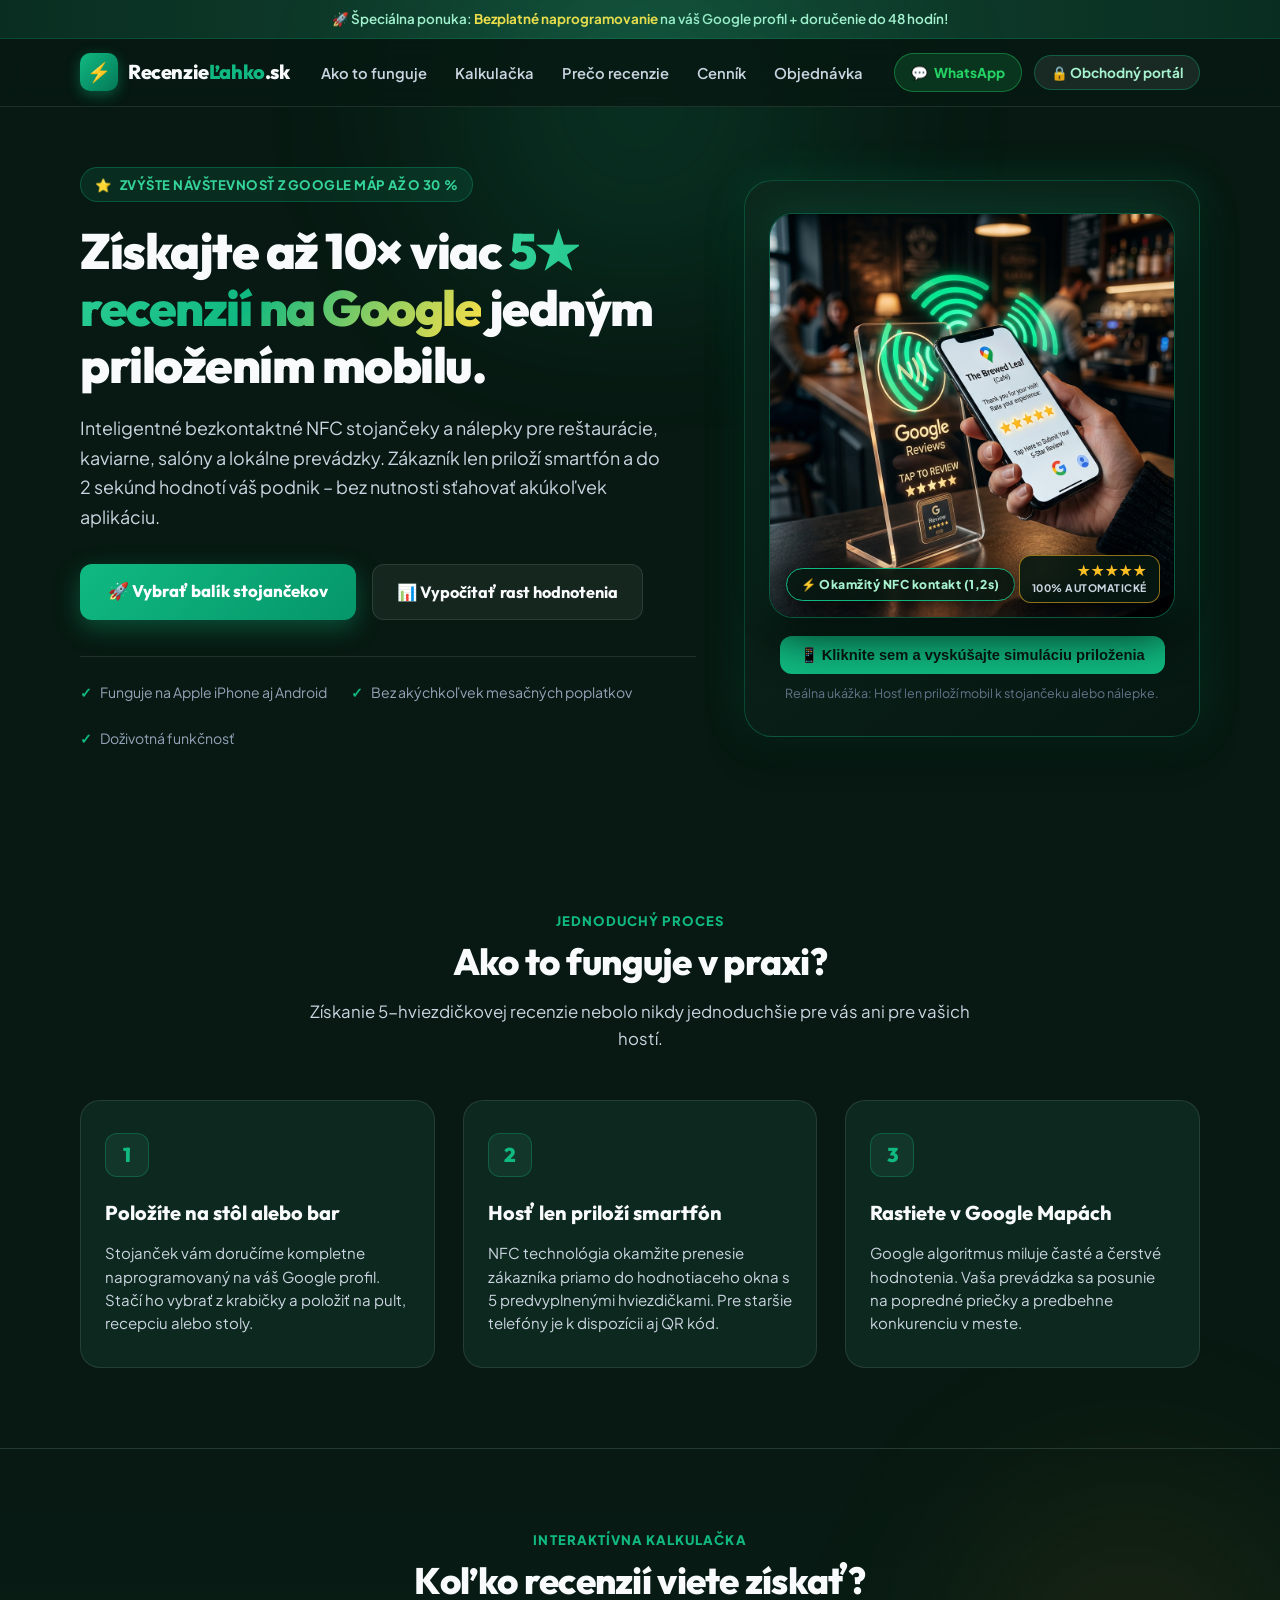
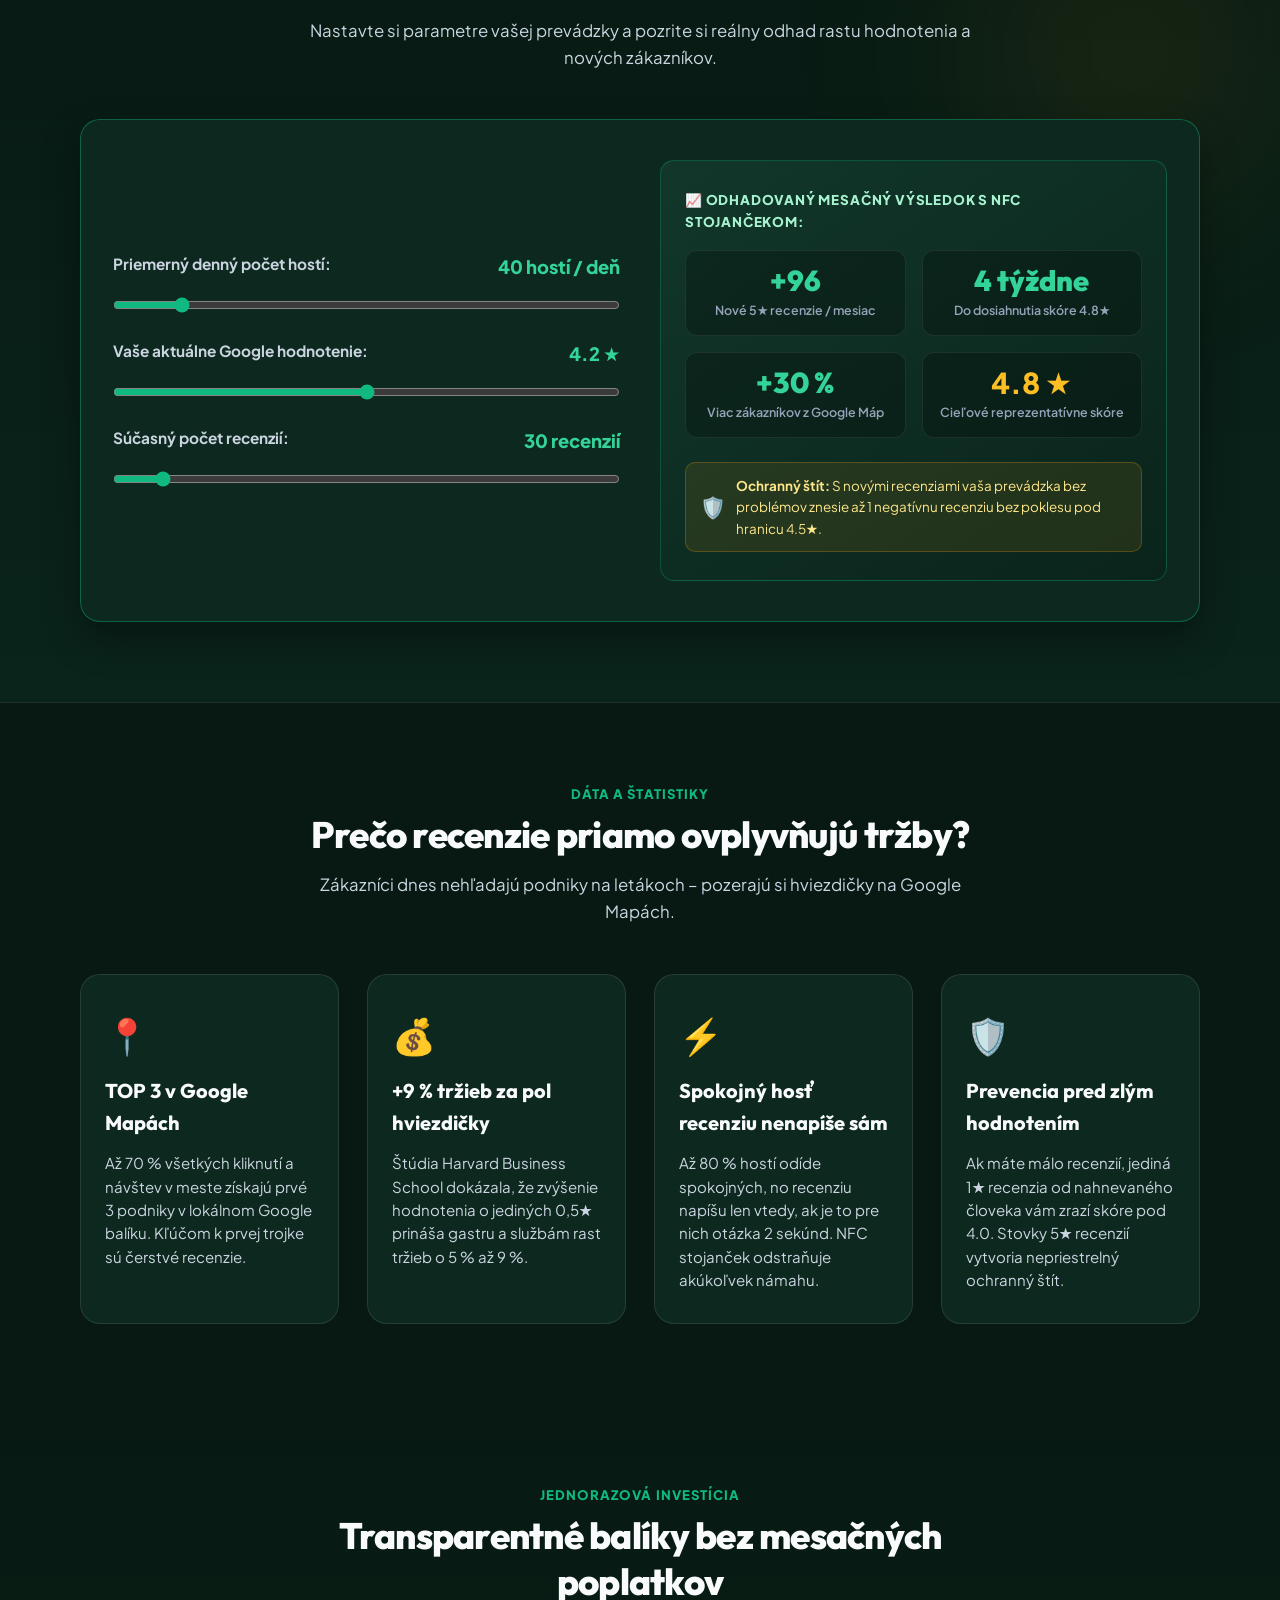
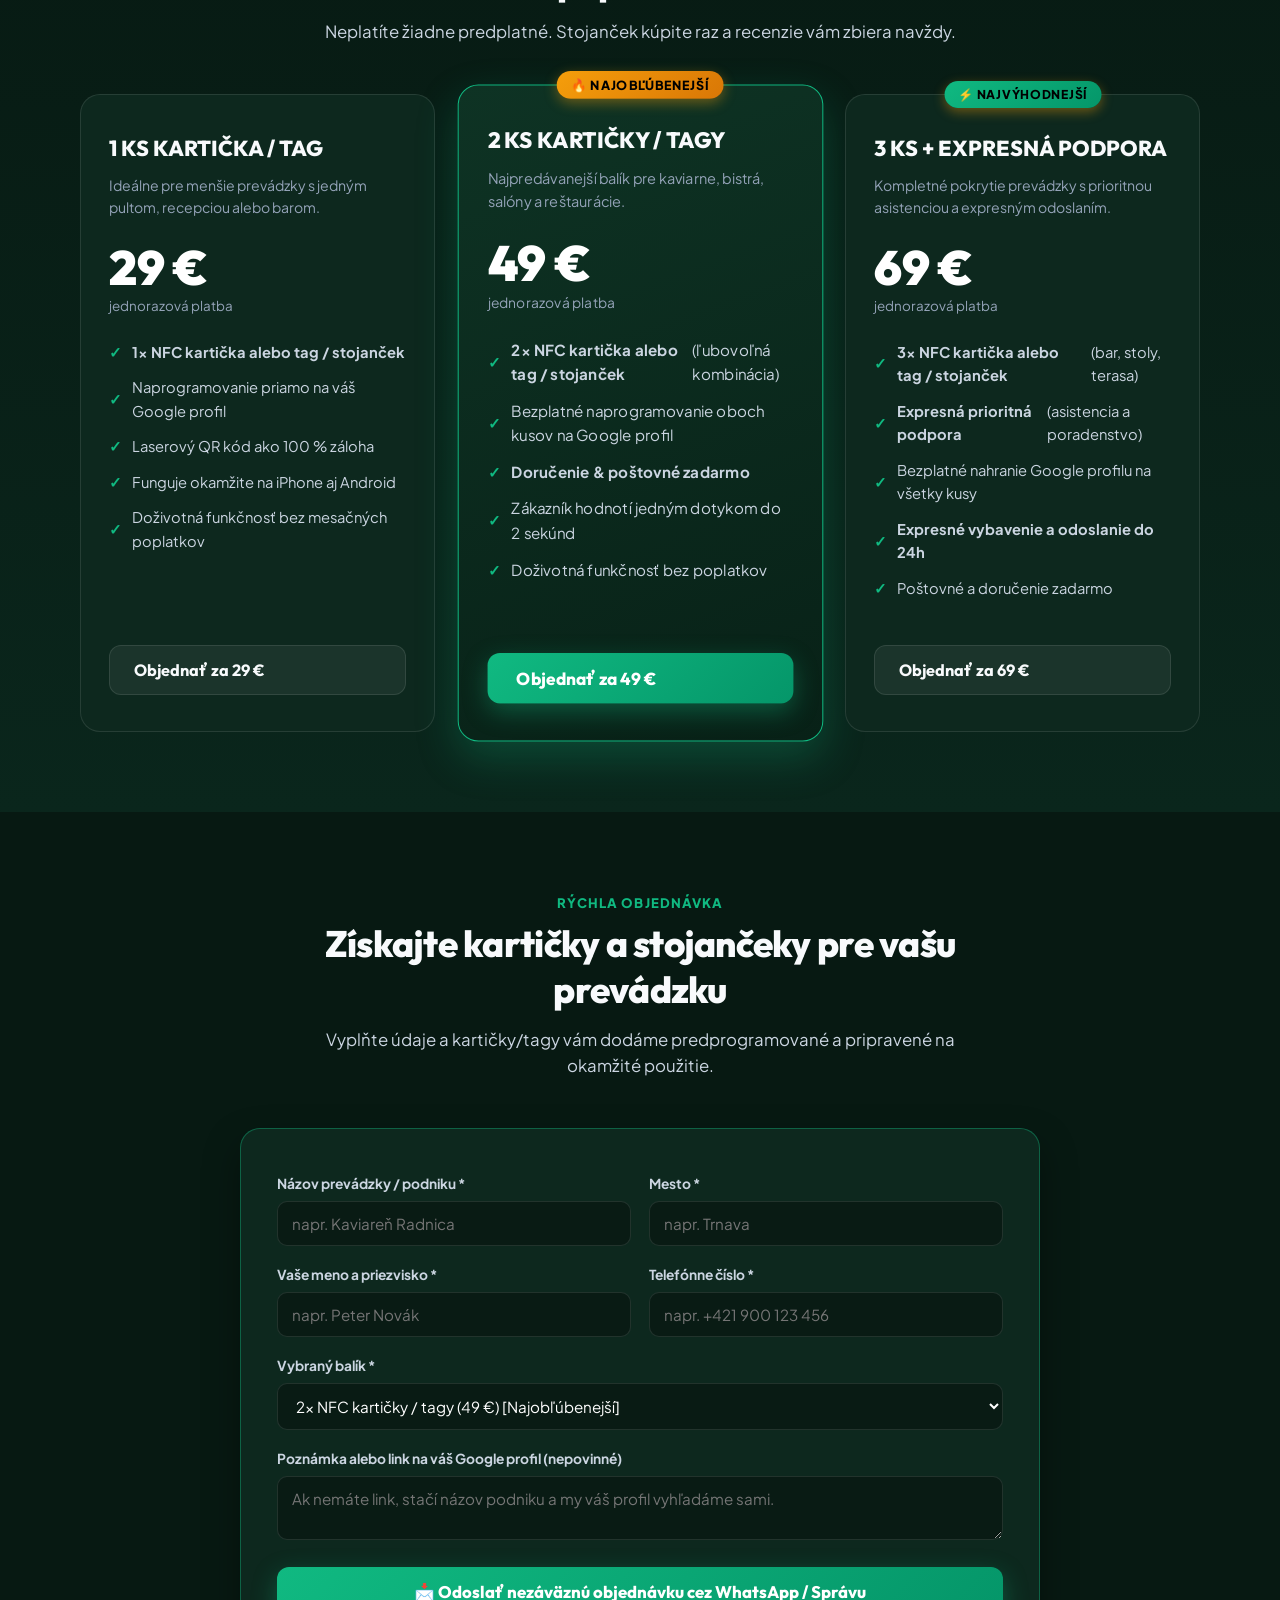
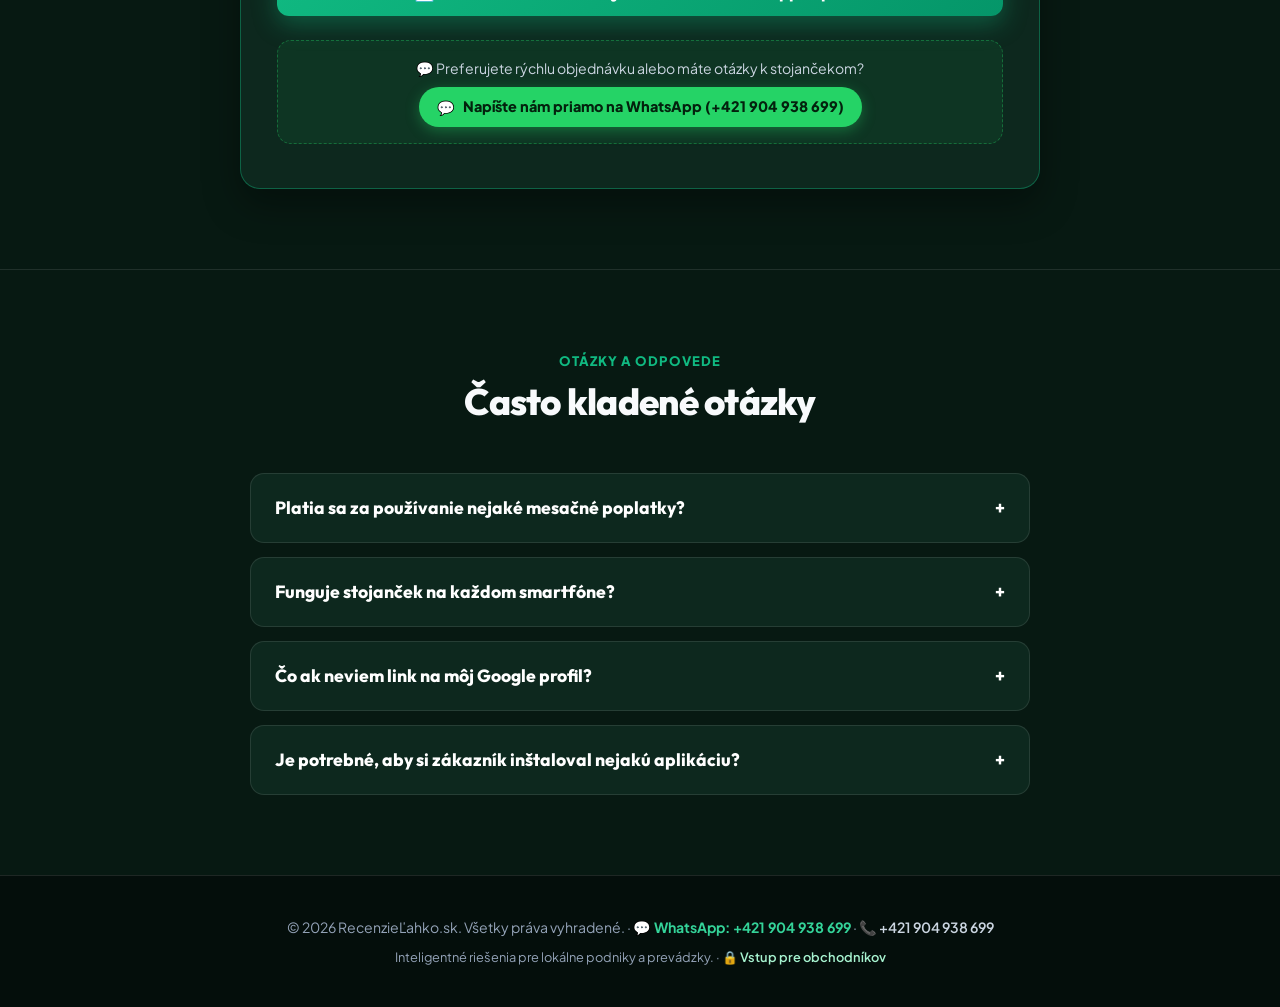
<file: index.html>
<!doctype html>
<html lang="sk">
  <head>
    <meta charset="utf-8" />
    <meta name="viewport" content="width=device-width, initial-scale=1, viewport-fit=cover" />
    <meta name="theme-color" content="#071912" />
    <meta name="description" content="Získajte až 10× viac 5★ recenzií na Google jedným priložením mobilu. Prémiové NFC stojančeky a nálepky pre reštaurácie, kaviarne, salóny a lokálne prevádzky." />
    <meta name="robots" content="index, follow" />
    <meta name="referrer" content="strict-origin-when-cross-origin" />
    <link rel="icon" href="icon.svg" type="image/svg+xml" />
    <link rel="apple-touch-icon" href="icon-192.png" />
    <link rel="stylesheet" href="landing.css?v=17" />
    <title>RecenzieĽahko.sk – Viac 5★ Google recenzií jedným dotykom</title>
  </head>
  <body>
    <!-- Ambient Glows -->
    <div class="ambient-glow-1"></div>
    <div class="ambient-glow-2"></div>

    <!-- Top Announcement Bar -->
    <div class="top-bar">
      <span>🚀 Špeciálna ponuka: <strong>Bezplatné naprogramovanie</strong> na váš Google profil + doručenie do 48 hodín!</span>
    </div>

    <!-- Navbar -->
    <header class="navbar">
      <div class="container nav-container">
        <a href="#hero" class="brand-logo">
          <div class="brand-icon-wrap">⚡</div>
          <div>Recenzie<span class="accent">Ľahko</span>.sk</div>
        </a>

        <nav>
          <ul class="nav-links">
            <li><a href="#ako-to-funguje">Ako to funguje</a></li>
            <li><a href="#kalkulacka">Kalkulačka</a></li>
            <li><a href="#vyhody">Prečo recenzie</a></li>
            <li><a href="#cennik">Cenník</a></li>
            <li><a href="#objednavka">Objednávka</a></li>
          </ul>
        </nav>

        <div class="nav-actions">
          <a href="https://wa.me/421904938699" target="_blank" rel="noopener noreferrer" class="nav-whatsapp-btn" title="Kontaktujte nás cez WhatsApp">
            <span>💬</span> WhatsApp
          </a>
          <button id="portalLoginBtn" class="portal-login-btn" type="button" title="Vstup do interného scrapera a CRM">
            🔒 Obchodný portál
          </button>
        </div>
      </div>
    </header>

    <!-- Hero Section -->
    <section id="hero" class="hero-section">
      <div class="container hero-grid">
        <div class="hero-text-col">
          <div class="hero-badge">
            <span>⭐</span> ZVÝŠTE NÁVŠTEVNOSŤ Z GOOGLE MÁP AŽ O 30 %
          </div>
          <h1 class="hero-title">
            Získajte až 10× viac <span class="gradient-text">5★ recenzií na Google</span> jedným priložením mobilu.
          </h1>
          <p class="hero-subtitle">
            Inteligentné bezkontaktné NFC stojančeky a nálepky pre reštaurácie, kaviarne, salóny a lokálne prevádzky. Zákazník len priloží smartfón a do 2 sekúnd hodnotí váš podnik – bez nutnosti sťahovať akúkoľvek aplikáciu.
          </p>

          <div class="hero-cta-row">
            <a href="#cennik" class="btn-primary">
              🚀 Vybrať balík stojančekov
            </a>
            <a href="#kalkulacka" class="btn-secondary">
              📊 Vypočítať rast hodnotenia
            </a>
          </div>

          <div class="trust-bullets">
            <div class="trust-item">
              <span class="icon">✓</span> Funguje na Apple iPhone aj Android
            </div>
            <div class="trust-item">
              <span class="icon">✓</span> Bez akýchkoľvek mesačných poplatkov
            </div>
            <div class="trust-item">
              <span class="icon">✓</span> Doživotná funkčnosť
            </div>
          </div>
        </div>

        <!-- 3D Stand Visual & Simulation -->
        <div class="hero-visual-col">
          <div class="hero-visual-card">
            <!-- Simulated Google Review Popup (Toggled on Click) -->
            <div id="demoPopup" class="demo-popup-overlay hidden">
              <span style="font-size: 2rem;">🎉</span>
              <h4>Google Hodnotenie</h4>
              <p class="hint" style="color: #94a3b8; font-size: 0.82rem;">Vaša prevádzka na Google Mapách</p>
              <div class="demo-popup-stars">★★★★★</div>
              <p style="font-size: 0.88rem; color: #a7f3d0; font-weight: 700;">Formulár sa otvoril za 1,2 sekundy!</p>
              <p class="hint" style="color: #cbd5e1; font-size: 0.78rem; margin-top: 4px;">Hostia nemusia nič hľadať v mobile.</p>
              <button id="closeDemoBtn" class="demo-popup-close-btn" type="button">✕ Zavrieť ukážku</button>
            </div>

            <!-- Interactive 3D NFC Tap Stage Visual -->
            <div class="nfc-tap-stage" id="nfcTapStage">
              <div class="nfc-stage-media-wrap" id="nfcMediaWrap" title="Kliknite pre vyskúšanie priloženia">
                <img src="nfc-tap-hand.jpg?v=17" alt="Ruka prikladá telefón k NFC stojančeku na Google recenzie" class="nfc-tap-image" id="nfcTapImg" loading="eager" />

                <!-- Dynamic Animated NFC Wave Rings Overlay -->
                <div class="nfc-wave-overlay" aria-hidden="true">
                  <div class="wave-ring ring-1"></div>
                  <div class="wave-ring ring-2"></div>
                  <div class="wave-ring ring-3"></div>
                </div>

                <!-- Floating Interactive Badges -->
                <div class="nfc-haptic-beam">
                  <span>⚡ Okamžitý NFC kontakt (1,2s)</span>
                </div>

                <div class="nfc-floating-review-badge">
                  <div class="nfc-badge-stars">★★★★★</div>
                  <div class="nfc-badge-label">100% automatické</div>
                </div>
              </div>
            </div>

            <button id="triggerDemoBtn" class="interactive-demo-btn" type="button">
              📱 Kliknite sem a vyskúšajte simuláciu priloženia
            </button>
            <p class="hint" style="margin-top: 10px; color: #64748b; font-size: 0.78rem;">
              Reálna ukážka: Hosť len priloží mobil k stojančeku alebo nálepke.
            </p>
          </div>
        </div>
      </div>
    </section>

    <!-- Ako to funguje -->
    <section id="ako-to-funguje" class="steps-section">
      <div class="container">
        <div class="section-heading">
          <span class="section-tag">JEDNODUCHÝ PROCES</span>
          <h2 class="section-title">Ako to funguje v praxi?</h2>
          <p class="section-desc">Získanie 5-hviezdičkovej recenzie nebolo nikdy jednoduchšie pre vás ani pre vašich hostí.</p>
        </div>

        <div class="steps-grid">
          <div class="step-card">
            <div class="step-number">1</div>
            <h3 class="step-title">Položíte na stôl alebo bar</h3>
            <p class="step-desc">
              Stojanček vám doručíme kompletne naprogramovaný na váš Google profil. Stačí ho vybrať z krabičky a položiť na pult, recepciu alebo stoly.
            </p>
          </div>

          <div class="step-card">
            <div class="step-number">2</div>
            <h3 class="step-title">Hosť len priloží smartfón</h3>
            <p class="step-desc">
              NFC technológia okamžite prenesie zákazníka priamo do hodnotiaceho okna s 5 predvyplnenými hviezdičkami. Pre staršie telefóny je k dispozícii aj QR kód.
            </p>
          </div>

          <div class="step-card">
            <div class="step-number">3</div>
            <h3 class="step-title">Rastiete v Google Mapách</h3>
            <p class="step-desc">
              Google algoritmus miluje časté a čerstvé hodnotenia. Vaša prevádzka sa posunie na popredné priečky a predbehne konkurenciu v meste.
            </p>
          </div>
        </div>
      </div>
    </section>

    <!-- Interaktívna Kalkulačka -->
    <section id="kalkulacka" class="calculator-section">
      <div class="container">
        <div class="section-heading">
          <span class="section-tag">INTERAKTÍVNA KALKULAČKA</span>
          <h2 class="section-title">Koľko recenzií viete získať?</h2>
          <p class="section-desc">Nastavte si parametre vašej prevádzky a pozrite si reálny odhad rastu hodnotenia a nových zákazníkov.</p>
        </div>

        <div class="calc-card">
          <div class="calc-grid">
            <div class="calc-inputs">
              <div class="calc-input-group">
                <label for="guestsSlider">
                  <span>Priemerný denný počet hostí:</span>
                  <span id="guestsDisplay" class="val-display">40 hostí / deň</span>
                </label>
                <input id="guestsSlider" class="calc-slider" type="range" min="10" max="250" step="5" value="40" />
              </div>

              <div class="calc-input-group">
                <label for="scoreSlider">
                  <span>Vaše aktuálne Google hodnotenie:</span>
                  <span id="scoreDisplay" class="val-display">4.2 ★</span>
                </label>
                <input id="scoreSlider" class="calc-slider" type="range" min="3.5" max="4.9" step="0.1" value="4.2" />
              </div>

              <div class="calc-input-group">
                <label for="reviewsSlider">
                  <span>Súčasný počet recenzií:</span>
                  <span id="reviewsDisplay" class="val-display">30 recenzií</span>
                </label>
                <input id="reviewsSlider" class="calc-slider" type="range" min="5" max="300" step="5" value="30" />
              </div>
            </div>

            <div class="calc-results-box">
              <div class="calc-results-heading">📈 Odhadovaný mesačný výsledok s NFC stojančekom:</div>

              <div class="calc-kpi-grid">
                <div class="calc-kpi-card">
                  <div id="calcNewReviews" class="calc-kpi-val">+96</div>
                  <div class="calc-kpi-lbl">Nové 5★ recenzie / mesiac</div>
                </div>

                <div class="calc-kpi-card">
                  <div id="calcWeeksToGoal" class="calc-kpi-val">3 týždne</div>
                  <div class="calc-kpi-lbl">Do dosiahnutia skóre 4.8★</div>
                </div>

                <div class="calc-kpi-card">
                  <div id="calcCustomerGrowth" class="calc-kpi-val">+25 %</div>
                  <div class="calc-kpi-lbl">Viac zákazníkov z Google Máp</div>
                </div>

                <div class="calc-kpi-card">
                  <div style="font-size: 1.8rem; font-weight: 850; color: #fbbf24; line-height: 1.1; margin-bottom: 4px;">4.8 ★</div>
                  <div class="calc-kpi-lbl">Cieľové reprezentatívne skóre</div>
                </div>
              </div>

              <div class="calc-shield-info">
                <span style="font-size: 1.3rem;">🛡️</span>
                <span><strong>Ochranný štít:</strong> S novými recenziami vaša prevádzka bez problémov znesie až <span id="calcShieldCount">6 negatívnych recenzií</span> bez poklesu pod hranicu 4.5★.</span>
              </div>
            </div>
          </div>
        </div>
      </div>
    </section>

    <!-- Prečo Google recenzie rozhodujú o tržbách -->
    <section id="vyhody" class="steps-section">
      <div class="container">
        <div class="section-heading">
          <span class="section-tag">DÁTA A ŠTATISTIKY</span>
          <h2 class="section-title">Prečo recenzie priamo ovplyvňujú tržby?</h2>
          <p class="section-desc">Zákazníci dnes nehľadajú podniky na letákoch – pozerajú si hviezdičky na Google Mapách.</p>
        </div>

        <div class="steps-grid" style="grid-template-columns: repeat(auto-fit, minmax(250px, 1fr));">
          <div class="step-card">
            <div style="font-size: 2.2rem; margin-bottom: 12px;">📍</div>
            <h3 class="step-title">TOP 3 v Google Mapách</h3>
            <p class="step-desc">Až 70 % všetkých kliknutí a návštev v meste získajú prvé 3 podniky v lokálnom Google balíku. Kľúčom k prvej trojke sú čerstvé recenzie.</p>
          </div>

          <div class="step-card">
            <div style="font-size: 2.2rem; margin-bottom: 12px;">💰</div>
            <h3 class="step-title">+9 % tržieb za pol hviezdičky</h3>
            <p class="step-desc">Štúdia Harvard Business School dokázala, že zvýšenie hodnotenia o jediných 0,5★ prináša gastru a službám rast tržieb o 5 % až 9 %.</p>
          </div>

          <div class="step-card">
            <div style="font-size: 2.2rem; margin-bottom: 12px;">⚡</div>
            <h3 class="step-title">Spokojný hosť recenziu nenapíše sám</h3>
            <p class="step-desc">Až 80 % hostí odíde spokojných, no recenziu napíšu len vtedy, ak je to pre nich otázka 2 sekúnd. NFC stojanček odstraňuje akúkoľvek námahu.</p>
          </div>

          <div class="step-card">
            <div style="font-size: 2.2rem; margin-bottom: 12px;">🛡️</div>
            <h3 class="step-title">Prevencia pred zlým hodnotením</h3>
            <p class="step-desc">Ak máte málo recenzií, jediná 1★ recenzia od nahnevaného človeka vám zrazí skóre pod 4.0. Stovky 5★ recenzií vytvoria nepriestrelný ochranný štít.</p>
          </div>
        </div>
      </div>
    </section>

    <!-- Cenník balíkov -->
    <section id="cennik" class="pricing-section">
      <div class="container">
        <div class="section-heading">
          <span class="section-tag">JEDNORAZOVÁ INVESTÍCIA</span>
          <h2 class="section-title">Transparentné balíky bez mesačných poplatkov</h2>
          <p class="section-desc">Neplatíte žiadne predplatné. Stojanček kúpite raz a recenzie vám zbiera navždy.</p>
        </div>

        <div class="pricing-grid">
          <!-- Balík 1: 1 ks -->
          <div class="pricing-card">
            <h3 class="plan-name">1 KS KARTIČKA / TAG</h3>
            <p class="plan-desc">Ideálne pre menšie prevádzky s jedným pultom, recepciou alebo barom.</p>
            <div class="plan-price">
              <span class="price-num">29 €</span>
              <span class="price-sub">jednorazová platba</span>
            </div>
            <ul class="plan-features">
              <li><span class="check">✓</span> <strong>1× NFC kartička alebo tag / stojanček</strong></li>
              <li><span class="check">✓</span> Naprogramovanie priamo na váš Google profil</li>
              <li><span class="check">✓</span> Laserový QR kód ako 100 % záloha</li>
              <li><span class="check">✓</span> Funguje okamžite na iPhone aj Android</li>
              <li><span class="check">✓</span> Doživotná funkčnosť bez mesačných poplatkov</li>
            </ul>
            <button class="btn-secondary" type="button" onclick="selectPackage('1x NFC kartička alebo tag (29 €)')">
              Objednať za 29 €
            </button>
          </div>

          <!-- Balík 2: 2 ks (Bestseller) -->
          <div class="pricing-card featured">
            <div class="featured-badge">🔥 NAJOBĽÚBENEJŠÍ</div>
            <h3 class="plan-name">2 KS KARTIČKY / TAGY</h3>
            <p class="plan-desc">Najpredávanejší balík pre kaviarne, bistrá, salóny a reštaurácie.</p>
            <div class="plan-price">
              <span class="price-num">49 €</span>
              <span class="price-sub">jednorazová platba</span>
            </div>
            <ul class="plan-features">
              <li><span class="check">✓</span> <strong>2× NFC kartička alebo tag / stojanček</strong> (ľubovoľná kombinácia)</li>
              <li><span class="check">✓</span> Bezplatné naprogramovanie oboch kusov na Google profil</li>
              <li><span class="check">✓</span> <strong>Doručenie & poštovné zadarmo</strong></li>
              <li><span class="check">✓</span> Zákazník hodnotí jedným dotykom do 2 sekúnd</li>
              <li><span class="check">✓</span> Doživotná funkčnosť bez poplatkov</li>
            </ul>
            <button class="btn-primary" type="button" onclick="selectPackage('2x NFC kartičky alebo tagy (49 €)')">
              Objednať za 49 €
            </button>
          </div>

          <!-- Balík 3: 3 ks + Expresná podpora -->
          <div class="pricing-card">
            <div class="featured-badge" style="background: linear-gradient(135deg, #10b981 0%, #059669 100%);">⚡ NAJVÝHODNEJŠÍ</div>
            <h3 class="plan-name">3 KS + EXPRESNÁ PODPORA</h3>
            <p class="plan-desc">Kompletné pokrytie prevádzky s prioritnou asistenciou a expresným odoslaním.</p>
            <div class="plan-price">
              <span class="price-num">69 €</span>
              <span class="price-sub">jednorazová platba</span>
            </div>
            <ul class="plan-features">
              <li><span class="check">✓</span> <strong>3× NFC kartička alebo tag / stojanček</strong> (bar, stoly, terasa)</li>
              <li><span class="check">✓</span> <strong>Expresná prioritná podpora</strong> (asistencia a poradenstvo)</li>
              <li><span class="check">✓</span> Bezplatné nahranie Google profilu na všetky kusy</li>
              <li><span class="check">✓</span> <strong>Expresné vybavenie a odoslanie do 24h</strong></li>
              <li><span class="check">✓</span> Poštovné a doručenie zadarmo</li>
            </ul>
            <button class="btn-secondary" type="button" onclick="selectPackage('3x NFC kartičky/tagy + expresná podpora (69 €)')">
              Objednať za 69 €
            </button>
          </div>
        </div>
      </div>
    </section>

    <!-- Objednávkový formulár -->
    <section id="objednavka" class="order-section">
      <div class="container">
        <div class="section-heading">
          <span class="section-tag">RÝCHLA OBJEDNÁVKA</span>
          <h2 class="section-title">Získajte kartičky a stojančeky pre vašu prevádzku</h2>
          <p class="section-desc">Vyplňte údaje a kartičky/tagy vám dodáme predprogramované a pripravené na okamžité použitie.</p>
        </div>

        <div class="order-card">
          <form id="orderForm">
            <div class="form-grid">
              <div class="form-group">
                <label for="orderBusiness">Názov prevádzky / podniku *</label>
                <input id="orderBusiness" type="text" required placeholder="napr. Kaviareň Radnica" />
              </div>

              <div class="form-group">
                <label for="orderCity">Mesto *</label>
                <input id="orderCity" type="text" required placeholder="napr. Trnava" />
              </div>

              <div class="form-group">
                <label for="orderName">Vaše meno a priezvisko *</label>
                <input id="orderName" type="text" required placeholder="napr. Peter Novák" />
              </div>

              <div class="form-group">
                <label for="orderPhone">Telefónne číslo *</label>
                <input id="orderPhone" type="tel" required placeholder="napr. +421 900 123 456" />
              </div>

              <div class="form-group form-group-full">
                <label for="orderPackage">Vybraný balík *</label>
                <select id="orderPackage" required>
                  <option value="2x NFC kartičky alebo tagy (49 €)">2× NFC kartičky / tagy (49 €) [Najobľúbenejší]</option>
                  <option value="1x NFC kartička alebo tag (29 €)">1× NFC kartička alebo tag (29 €)</option>
                  <option value="3x NFC kartičky/tagy + expresná podpora (69 €)">3× NFC kartičky / tagy + expresná podpora (69 €) [TOP hodnota]</option>
                  <option value="Viac ako 3 kusy (individuálna ponuka)">Viac ako 3 kusy (individuálna ponuka)</option>
                </select>
              </div>

              <div class="form-group form-group-full">
                <label for="orderNote">Poznámka alebo link na váš Google profil (nepovinné)</label>
                <textarea id="orderNote" rows="2" placeholder="Ak nemáte link, stačí názov podniku a my váš profil vyhľadáme sami."></textarea>
              </div>
            </div>

            <button type="submit" class="btn-primary" style="width: 100%; margin-top: 20px; justify-content: center;">
              📩 Odoslať nezáväznú objednávku cez WhatsApp / Správu
            </button>

            <div id="orderSuccess" class="order-status-msg success hidden">
              ✓ Objednávka bola pripravená! Pre odoslanie potvrďte správu na WhatsApp.
            </div>

            <div class="order-direct-contact">
              <span>💬 Preferujete rýchlu objednávku alebo máte otázky k stojančekom?</span>
              <a href="https://wa.me/421904938699" target="_blank" rel="noopener noreferrer" class="whatsapp-badge-link">
                <span>💬</span> Napíšte nám priamo na WhatsApp (+421 904 938 699)
              </a>
            </div>
          </form>
        </div>
      </div>
    </section>

    <!-- FAQ -->
    <section class="faq-section">
      <div class="container">
        <div class="section-heading">
          <span class="section-tag">OTÁZKY A ODPOVEDE</span>
          <h2 class="section-title">Často kladené otázky</h2>
        </div>

        <div class="faq-list">
          <div class="faq-item">
            <div class="faq-question">
              <span>Platia sa za používanie nejaké mesačné poplatky?</span>
              <span class="faq-toggle-icon">+</span>
            </div>
            <p class="faq-answer hidden">
              Nie, neplatia sa žiadne mesačné ani ročné poplatky. Platíte iba jednorazovú cenu za fyzický NFC stojanček. Používanie je doživotné a bez obmedzení.
            </p>
          </div>

          <div class="faq-item">
            <div class="faq-question">
              <span>Funguje stojanček na každom smartfóne?</span>
              <span class="faq-toggle-icon">+</span>
            </div>
            <p class="faq-answer hidden">
              Áno! NFC technológia je vstavaná vo všetkých iPhonoch (od iPhone XR/XS vyššie automaticky bez zapínania) a vo všetkých moderných Androidoch (Samsung, Xiaomi, Huawei, Motorola...). Navyše, na každom stojančeku je aj laserový QR kód ako 100 % poistka pre staršie telefóny.
            </p>
          </div>

          <div class="faq-item">
            <div class="faq-question">
              <span>Čo ak neviem link na môj Google profil?</span>
              <span class="faq-toggle-icon">+</span>
            </div>
            <p class="faq-answer hidden">
              Vôbec nevadí. V objednávke stačí zadať presný názov vášho podniku a mesto. Náš tím váš oficiálny profil na Google vyhľadá, vygeneruje priamy hodnotiaci odkaz a nahrá ho priamo do NFC čipu pred odoslaním.
            </p>
          </div>

          <div class="faq-item">
            <div class="faq-question">
              <span>Je potrebné, aby si zákazník inštaloval nejakú aplikáciu?</span>
              <span class="faq-toggle-icon">+</span>
            </div>
            <p class="faq-answer hidden">
              Nie! Zákazník si nemusí sťahovať absolútne nič. Telefón po priložení automaticky otvorí natívnu aplikáciu Google Máp alebo prehliadač s priamym oknom na pridanie hviezdičiek.
            </p>
          </div>
        </div>
      </div>
    </section>

    <!-- Footer -->
    <footer class="footer">
      <div class="container">
        <p style="margin-bottom: 8px;">
          © 2026 RecenzieĽahko.sk. Všetky práva vyhradené. · 
          <a href="https://wa.me/421904938699" target="_blank" rel="noopener noreferrer" style="color: #34d399; font-weight: 700; text-decoration: none;">💬 WhatsApp: +421 904 938 699</a> · 
          <a href="tel:+421904938699" style="color: #cbd5e1; text-decoration: none;">📞 +421 904 938 699</a>
        </p>
        <p style="font-size: 0.8rem;">
          Inteligentné riešenia pre lokálne podniky a prevádzky. · 
          <a href="#" id="footerLoginLink">🔒 Vstup pre obchodníkov</a>
        </p>
      </div>
    </footer>

    <!-- Login Modal (Obchodný portál / Scraper) -->
    <div id="loginModal" class="modal-overlay hidden">
      <div class="modal-card">
        <button id="closeLoginModal" class="modal-close-btn" type="button" aria-label="Zavrieť okno">✕</button>
        <div class="auth-logo-badge">🔒 RECENZIEĽAHKO</div>
        <h3 style="font-size: 1.4rem; margin-bottom: 8px;">Obchodný portál</h3>
        <p class="hint" style="color: #94a3b8; font-size: 0.85rem; margin-bottom: 20px;">
          Zadajte administrátorský PIN pre prístup k terénnemu scraperu, plánovaču trás a CRM.
        </p>

        <form id="modalAuthForm">
          <div class="pin-input-wrap">
            <input id="modalPinInput" type="password" inputmode="numeric" autocomplete="current-password" placeholder="Zadajte PIN" style="background: rgba(0,0,0,0.4); border: 1.5px solid var(--border); color: #fff; padding: 12px 48px 12px 14px; border-radius: 10px; font-size: 1.2rem; text-align: center; letter-spacing: 4px;" required autofocus />
            <button id="toggleModalPinBtn" type="button" class="pin-toggle-btn" title="Zobraziť / Skryť PIN">👁️</button>
          </div>
          <p id="modalAuthError" class="auth-error-msg hidden">⚠️ Nesprávny PIN. Skúste znova.</p>
          <button id="modalAuthSubmitBtn" type="submit" class="btn-primary" style="width: 100%; margin-top: 16px; justify-content: center;">
            Odomknúť a vstúpiť
          </button>
        </form>
      </div>
    </div>

    <!-- Script -->
    <script src="landing.js?v=17"></script>
  </body>
</html>
</file>
<file: landing.css>
/* ==========================================================================
   NFC Recenzie - Landing Page Stylesheet
   Modern, Ultra-Premium, Dynamic Aesthetics (Forest Green + Gold + Glass)
   ========================================================================== */

@import url('https://fonts.googleapis.com/css2?family=Outfit:wght@400;500;600;700;800;900&family=Plus+Jakarta+Sans:wght@400;500;600;700;800&display=swap');

:root {
  --bg-dark: #071912;
  --bg-card: #0d281e;
  --bg-card-light: #12372a;
  --primary: #10b981;
  --primary-hover: #059669;
  --primary-glow: rgba(16, 185, 129, 0.25);
  --gold: #f59e0b;
  --gold-light: #fef3c7;
  --text-main: #f8fafc;
  --text-muted: #94a3b8;
  --text-sub: #cbd5e1;
  --border: rgba(255, 255, 255, 0.1);
  --border-active: rgba(16, 185, 129, 0.4);
  --radius-lg: 20px;
  --radius-md: 14px;
  --radius-sm: 8px;
  --font-heading: 'Outfit', sans-serif;
  --font-body: 'Plus Jakarta Sans', sans-serif;
  --shadow-card: 0 16px 36px rgba(0, 0, 0, 0.35);
  --shadow-glow: 0 0 40px rgba(16, 185, 129, 0.2);
}

*, *::before, *::after {
  box-sizing: border-box;
  margin: 0;
  padding: 0;
}

html {
  scroll-behavior: smooth;
  font-size: 16px;
  background-color: var(--bg-dark);
}

body {
  font-family: var(--font-body);
  color: var(--text-main);
  background-color: var(--bg-dark);
  line-height: 1.6;
  overflow-x: hidden;
  -webkit-font-smoothing: antialiased;
}

.hidden {
  display: none !important;
}

/* Background Ambient Glows */
.ambient-glow-1 {
  position: absolute;
  top: -120px;
  left: 50%;
  transform: translateX(-50%);
  width: 750px;
  height: 450px;
  background: radial-gradient(circle, rgba(16, 185, 129, 0.18) 0%, rgba(7, 25, 18, 0) 70%);
  filter: blur(60px);
  pointer-events: none;
  z-index: 0;
}

.ambient-glow-2 {
  position: absolute;
  top: 1400px;
  right: -100px;
  width: 500px;
  height: 500px;
  background: radial-gradient(circle, rgba(245, 158, 11, 0.1) 0%, rgba(7, 25, 18, 0) 70%);
  filter: blur(80px);
  pointer-events: none;
  z-index: 0;
}

.container {
  max-width: 1160px;
  margin: 0 auto;
  padding: 0 20px;
  position: relative;
  z-index: 1;
}

/* ----------------------------------------------------
   Announcement Bar
---------------------------------------------------- */
.top-bar {
  background: linear-gradient(90deg, #092e21 0%, #124331 50%, #092e21 100%);
  border-bottom: 1px solid rgba(16, 185, 129, 0.2);
  text-align: center;
  padding: 8px 14px;
  font-size: 0.84rem;
  font-weight: 600;
  color: #a7f3d0;
  display: flex;
  align-items: center;
  justify-content: center;
  gap: 8px;
}

.top-bar strong {
  color: #fde047;
}

/* ----------------------------------------------------
   Navbar
---------------------------------------------------- */
.navbar {
  position: sticky;
  top: 0;
  background: rgba(7, 25, 18, 0.85);
  backdrop-filter: blur(14px);
  -webkit-backdrop-filter: blur(14px);
  border-bottom: 1px solid var(--border);
  z-index: 100;
  padding: 14px 0;
  transition: background 0.3s;
}

.nav-container {
  display: flex;
  align-items: center;
  justify-content: space-between;
}

.brand-logo {
  display: flex;
  align-items: center;
  gap: 10px;
  text-decoration: none;
  color: var(--text-main);
  font-family: var(--font-heading);
  font-weight: 800;
  font-size: 1.25rem;
  letter-spacing: -0.02em;
}

.brand-icon-wrap {
  width: 38px;
  height: 38px;
  background: linear-gradient(135deg, #10b981 0%, #047857 100%);
  border-radius: 10px;
  display: flex;
  align-items: center;
  justify-content: center;
  font-size: 1.2rem;
  box-shadow: 0 4px 14px rgba(16, 185, 129, 0.4);
}

.brand-logo span.accent {
  color: var(--primary);
}

.nav-links {
  display: flex;
  align-items: center;
  gap: 28px;
  list-style: none;
}

.nav-links a {
  color: var(--text-sub);
  text-decoration: none;
  font-size: 0.92rem;
  font-weight: 600;
  transition: color 0.15s;
}

.nav-links a:hover {
  color: var(--primary);
}

.nav-actions {
  display: flex;
  align-items: center;
  gap: 12px;
}

.portal-login-btn {
  background: rgba(255, 255, 255, 0.08);
  color: #a7f3d0;
  border: 1.5px solid rgba(16, 185, 129, 0.35);
  padding: 8px 16px;
  border-radius: 99px;
  font-family: var(--font-body);
  font-size: 0.85rem;
  font-weight: 700;
  cursor: pointer;
  display: inline-flex;
  align-items: center;
  gap: 6px;
  transition: all 0.2s;
}

.portal-login-btn:hover {
  background: rgba(16, 185, 129, 0.15);
  border-color: var(--primary);
  color: #ffffff;
  transform: translateY(-1px);
}

/* ----------------------------------------------------
   Hero Section
---------------------------------------------------- */
.hero-section {
  padding: 60px 0 80px;
  position: relative;
}

.hero-grid {
  display: grid;
  grid-template-columns: 1.15fr 0.85fr;
  gap: 48px;
  align-items: center;
}

.hero-badge {
  display: inline-flex;
  align-items: center;
  gap: 8px;
  background: rgba(16, 185, 129, 0.12);
  border: 1px solid rgba(16, 185, 129, 0.3);
  color: #34d399;
  padding: 6px 14px;
  border-radius: 99px;
  font-size: 0.82rem;
  font-weight: 750;
  letter-spacing: 0.04em;
  margin-bottom: 20px;
}

.hero-title {
  font-family: var(--font-heading);
  font-size: 3.1rem;
  font-weight: 850;
  line-height: 1.15;
  letter-spacing: -0.03em;
  margin-bottom: 20px;
}

.hero-title .gradient-text {
  background: linear-gradient(120deg, #34d399 0%, #10b981 50%, #fde047 100%);
  -webkit-background-clip: text;
  -webkit-text-fill-color: transparent;
}

.hero-subtitle {
  font-size: 1.12rem;
  color: var(--text-sub);
  line-height: 1.65;
  margin-bottom: 32px;
  max-width: 580px;
}

.hero-cta-row {
  display: flex;
  gap: 16px;
  flex-wrap: wrap;
  margin-bottom: 36px;
}

.btn-primary {
  background: linear-gradient(135deg, #10b981 0%, #059669 100%);
  color: #ffffff;
  border: none;
  padding: 14px 28px;
  border-radius: 12px;
  font-family: var(--font-heading);
  font-size: 1.05rem;
  font-weight: 750;
  text-decoration: none;
  display: inline-flex;
  align-items: center;
  gap: 8px;
  cursor: pointer;
  box-shadow: 0 8px 24px rgba(16, 185, 129, 0.35);
  transition: all 0.2s;
}

.btn-primary:hover {
  transform: translateY(-2px);
  box-shadow: 0 12px 28px rgba(16, 185, 129, 0.45);
}

.btn-secondary {
  background: rgba(255, 255, 255, 0.06);
  color: var(--text-main);
  border: 1px solid var(--border);
  padding: 14px 24px;
  border-radius: 12px;
  font-family: var(--font-heading);
  font-size: 1.02rem;
  font-weight: 700;
  text-decoration: none;
  display: inline-flex;
  align-items: center;
  gap: 8px;
  cursor: pointer;
  transition: all 0.2s;
}

.btn-secondary:hover {
  background: rgba(255, 255, 255, 0.12);
  border-color: rgba(255, 255, 255, 0.2);
}

.trust-bullets {
  display: flex;
  gap: 24px;
  flex-wrap: wrap;
  border-top: 1px solid var(--border);
  padding-top: 24px;
}

.trust-item {
  display: flex;
  align-items: center;
  gap: 8px;
  font-size: 0.88rem;
  color: var(--text-muted);
}

.trust-item span.icon {
  color: var(--primary);
  font-weight: bold;
}

/* ----------------------------------------------------
   Hero Visual: 3D NFC Stand Mockup & Interactive Tap
---------------------------------------------------- */
.hero-visual-card {
  background: linear-gradient(145deg, #0d2a1f 0%, #061711 100%);
  border: 1.5px solid rgba(16, 185, 129, 0.3);
  border-radius: 28px;
  padding: 32px 24px;
  text-align: center;
  position: relative;
  box-shadow: var(--shadow-card), var(--shadow-glow);
  perspective: 1000px;
}

.nfc-tap-stage {
  position: relative;
  width: 100%;
  max-width: 420px;
  margin: 0 auto 18px;
  perspective: 1200px;
}

.nfc-stage-media-wrap {
  position: relative;
  width: 100%;
  aspect-ratio: 1 / 1;
  border-radius: 24px;
  overflow: hidden;
  box-shadow: 0 20px 45px rgba(0, 0, 0, 0.75), 0 0 35px rgba(16, 185, 129, 0.25);
  border: 1.5px solid rgba(16, 185, 129, 0.4);
  background: #061711;
  transition: transform 0.4s cubic-bezier(0.16, 1, 0.3, 1), box-shadow 0.4s ease;
  cursor: pointer;
}

.nfc-stage-media-wrap:hover {
  transform: translateY(-4px) scale(1.015);
  box-shadow: 0 26px 55px rgba(0, 0, 0, 0.85), 0 0 50px rgba(16, 185, 129, 0.45);
}

.nfc-tap-image {
  width: 100%;
  height: 100%;
  object-fit: cover;
  display: block;
  transition: transform 0.6s cubic-bezier(0.16, 1, 0.3, 1);
  animation: heroImageBreathe 6s infinite ease-in-out;
}

@keyframes heroImageBreathe {
  0%, 100% {
    transform: scale(1);
  }
  50% {
    transform: scale(1.028);
  }
}

/* Dynamic Animated NFC Wave Rings Overlay */
.nfc-wave-overlay {
  position: absolute;
  top: 18%;
  left: 48%;
  width: 120px;
  height: 120px;
  transform: translate(-50%, -50%);
  pointer-events: none;
  z-index: 4;
}

.wave-ring {
  position: absolute;
  inset: 0;
  border-radius: 50%;
  border: 2.5px solid rgba(52, 211, 153, 0.85);
  box-shadow: 0 0 16px rgba(16, 185, 129, 0.7);
  opacity: 0;
  animation: nfcWaveRing 2.4s infinite ease-out;
}

.ring-1 { animation-delay: 0s; }
.ring-2 { animation-delay: 0.8s; }
.ring-3 { animation-delay: 1.6s; }

/* Floating Interactive Badges */
.nfc-haptic-beam {
  position: absolute;
  bottom: 16px;
  left: 16px;
  background: rgba(6, 23, 17, 0.88);
  border: 1.5px solid #10b981;
  color: #a7f3d0;
  padding: 6px 14px;
  border-radius: 99px;
  font-size: 0.76rem;
  font-weight: 800;
  letter-spacing: 0.04em;
  z-index: 5;
  backdrop-filter: blur(8px);
  box-shadow: 0 4px 16px rgba(0, 0, 0, 0.6);
  animation: hapticPulse 2.5s infinite ease-in-out;
}

.nfc-floating-review-badge {
  position: absolute;
  bottom: 14px;
  right: 14px;
  background: rgba(6, 23, 17, 0.92);
  border: 1px solid rgba(251, 191, 36, 0.55);
  border-radius: 12px;
  padding: 6px 12px;
  text-align: right;
  z-index: 5;
  backdrop-filter: blur(8px);
  box-shadow: 0 6px 20px rgba(0, 0, 0, 0.7);
}

.nfc-badge-stars {
  color: #fbbf24;
  font-size: 0.95rem;
  line-height: 1;
  margin-bottom: 2px;
  letter-spacing: 1px;
}

.nfc-badge-label {
  color: #cbd5e1;
  font-size: 0.65rem;
  font-weight: 750;
  text-transform: uppercase;
  letter-spacing: 0.05em;
}

/* Keyframes */
@keyframes nfcWaveRing {
  0% {
    transform: scale(0.35);
    opacity: 0.95;
  }
  70% {
    transform: scale(1.35);
    opacity: 0.25;
  }
  100% {
    transform: scale(1.65);
    opacity: 0;
  }
}

@keyframes hapticPulse {
  0%, 100% { opacity: 0.8; transform: translateY(0); }
  50% { opacity: 1; transform: translateY(-2px); box-shadow: 0 0 18px rgba(16, 185, 129, 0.5); }
}

.interactive-demo-btn {
  background: #10b981;
  color: #071912;
  border: none;
  padding: 10px 20px;
  border-radius: 12px;
  font-weight: 800;
  font-size: 0.92rem;
  cursor: pointer;
  display: inline-flex;
  align-items: center;
  gap: 6px;
  transition: all 0.2s;
}

.interactive-demo-btn:hover {
  background: #34d399;
  transform: scale(1.03);
}

/* Google Popup Simulation Modal */
.demo-popup-overlay {
  position: absolute;
  inset: 12px;
  background: rgba(15, 23, 42, 0.95);
  border-radius: 20px;
  padding: 24px 20px;
  display: flex;
  flex-direction: column;
  align-items: center;
  justify-content: center;
  z-index: 10;
  border: 1.5px solid #10b981;
  animation: popIn 0.25s cubic-bezier(0.175, 0.885, 0.32, 1.275);
}

@keyframes popIn {
  from { opacity: 0; transform: scale(0.85); }
  to { opacity: 1; transform: scale(1); }
}

.demo-popup-overlay h4 {
  font-size: 1.1rem;
  margin-bottom: 4px;
}

.demo-popup-stars {
  font-size: 1.8rem;
  color: #f59e0b;
  margin: 10px 0;
  letter-spacing: 4px;
}

.demo-popup-close-btn {
  background: #334155;
  color: #ffffff;
  border: none;
  padding: 6px 14px;
  border-radius: 8px;
  font-size: 0.8rem;
  font-weight: 700;
  cursor: pointer;
  margin-top: 10px;
}

/* ----------------------------------------------------
   Kalkulačka prínosu pre podnikateľa
---------------------------------------------------- */
.section-heading {
  text-align: center;
  max-width: 680px;
  margin: 0 auto 48px;
}

.section-tag {
  color: var(--primary);
  font-weight: 800;
  font-size: 0.82rem;
  letter-spacing: 0.08em;
  text-transform: uppercase;
  margin-bottom: 8px;
  display: block;
}

.section-title {
  font-family: var(--font-heading);
  font-size: 2.3rem;
  font-weight: 800;
  line-height: 1.25;
  letter-spacing: -0.02em;
  margin-bottom: 14px;
}

.section-desc {
  font-size: 1.05rem;
  color: var(--text-sub);
}

.calculator-section {
  padding: 80px 0;
  background: linear-gradient(180deg, #071912 0%, #0a241b 100%);
  border-top: 1px solid var(--border);
  border-bottom: 1px solid var(--border);
}

.calc-card {
  background: var(--bg-card);
  border: 1.5px solid var(--border-active);
  border-radius: var(--radius-lg);
  padding: 40px 32px;
  box-shadow: var(--shadow-card);
}

.calc-grid {
  display: grid;
  grid-template-columns: 1fr 1fr;
  gap: 40px;
  align-items: center;
}

.calc-inputs {
  display: flex;
  flex-direction: column;
  gap: 24px;
}

.calc-input-group label {
  display: flex;
  justify-content: space-between;
  font-weight: 700;
  font-size: 0.96rem;
  margin-bottom: 8px;
  color: var(--text-sub);
}

.calc-input-group label span.val-display {
  color: #34d399;
  font-weight: 850;
  font-size: 1.15rem;
}

.calc-slider {
  width: 100%;
  height: 8px;
  background: #1b4938;
  border-radius: 99px;
  outline: none;
  accent-color: #10b981;
  cursor: pointer;
}

.calc-results-box {
  background: linear-gradient(145deg, #12372a 0%, #0a241b 100%);
  border: 1.5px solid rgba(16, 185, 129, 0.3);
  border-radius: var(--radius-md);
  padding: 28px 24px;
}

.calc-results-heading {
  font-size: 0.84rem;
  font-weight: 800;
  text-transform: uppercase;
  letter-spacing: 0.06em;
  color: #a7f3d0;
  margin-bottom: 18px;
}

.calc-kpi-grid {
  display: grid;
  grid-template-columns: 1fr 1fr;
  gap: 16px;
  margin-bottom: 24px;
}

.calc-kpi-card {
  background: rgba(0, 0, 0, 0.25);
  border: 1px solid rgba(255, 255, 255, 0.08);
  border-radius: 12px;
  padding: 14px 12px;
  text-align: center;
}

.calc-kpi-val {
  font-family: var(--font-heading);
  font-size: 1.8rem;
  font-weight: 850;
  color: #34d399;
  line-height: 1.1;
  margin-bottom: 4px;
}

.calc-kpi-lbl {
  font-size: 0.78rem;
  color: var(--text-muted);
  font-weight: 600;
}

.calc-shield-info {
  background: rgba(245, 158, 11, 0.1);
  border: 1px solid rgba(245, 158, 11, 0.25);
  border-radius: 10px;
  padding: 12px 14px;
  font-size: 0.84rem;
  color: #fde68a;
  display: flex;
  align-items: center;
  gap: 10px;
}

/* ----------------------------------------------------
   Ako to funguje (3 kroky)
---------------------------------------------------- */
.steps-section {
  padding: 80px 0;
}

.steps-grid {
  display: grid;
  grid-template-columns: repeat(3, 1fr);
  gap: 28px;
}

.step-card {
  background: var(--bg-card);
  border: 1px solid var(--border);
  border-radius: var(--radius-lg);
  padding: 32px 24px;
  position: relative;
  transition: transform 0.2s, border-color 0.2s;
}

.step-card:hover {
  transform: translateY(-4px);
  border-color: var(--border-active);
}

.step-number {
  width: 44px;
  height: 44px;
  background: #12372a;
  color: var(--primary);
  border: 1px solid rgba(16, 185, 129, 0.3);
  border-radius: 12px;
  font-family: var(--font-heading);
  font-size: 1.25rem;
  font-weight: 850;
  display: flex;
  align-items: center;
  justify-content: center;
  margin-bottom: 20px;
}

.step-title {
  font-family: var(--font-heading);
  font-size: 1.25rem;
  font-weight: 750;
  margin-bottom: 12px;
}

.step-desc {
  font-size: 0.94rem;
  color: var(--text-sub);
  line-height: 1.55;
}

/* ----------------------------------------------------
   Cenník balíkov (Pricing)
---------------------------------------------------- */
.pricing-section {
  padding: 80px 0;
  background: linear-gradient(180deg, #071912 0%, #0a261c 100%);
}

.pricing-grid {
  display: grid;
  grid-template-columns: repeat(3, 1fr);
  gap: 28px;
  align-items: stretch;
}

.pricing-card {
  background: var(--bg-card);
  border: 1.5px solid var(--border);
  border-radius: var(--radius-lg);
  padding: 36px 28px;
  display: flex;
  flex-direction: column;
  position: relative;
  transition: transform 0.2s;
}

.pricing-card:hover {
  transform: translateY(-4px);
}

.pricing-card.featured {
  border-color: #10b981;
  background: linear-gradient(160deg, #0e3324 0%, #082117 100%);
  box-shadow: 0 16px 40px rgba(16, 185, 129, 0.25);
  transform: scale(1.03);
}

.pricing-card.featured:hover {
  transform: scale(1.03) translateY(-4px);
}

.featured-badge {
  position: absolute;
  top: -14px;
  left: 50%;
  transform: translateX(-50%);
  background: linear-gradient(135deg, #f59e0b 0%, #d97706 100%);
  color: #000;
  font-size: 0.76rem;
  font-weight: 850;
  letter-spacing: 0.06em;
  text-transform: uppercase;
  padding: 4px 14px;
  border-radius: 99px;
  box-shadow: 0 4px 12px rgba(245, 158, 11, 0.4);
}

.plan-name {
  font-family: var(--font-heading);
  font-size: 1.35rem;
  font-weight: 800;
  margin-bottom: 8px;
}

.plan-desc {
  font-size: 0.88rem;
  color: var(--text-muted);
  margin-bottom: 24px;
  min-height: 42px;
}

.plan-price {
  margin-bottom: 24px;
}

.price-num {
  font-family: var(--font-heading);
  font-size: 3rem;
  font-weight: 900;
  color: #ffffff;
  line-height: 1;
}

.price-sub {
  font-size: 0.84rem;
  color: var(--text-muted);
  display: block;
  margin-top: 4px;
}

.plan-features {
  list-style: none;
  margin-bottom: 32px;
  flex-grow: 1;
}

.plan-features li {
  font-size: 0.92rem;
  color: var(--text-sub);
  margin-bottom: 12px;
  display: flex;
  align-items: center;
  gap: 10px;
}

.plan-features li span.check {
  color: var(--primary);
  font-weight: bold;
}

/* ----------------------------------------------------
   Objednávkový formulár (Order Form)
---------------------------------------------------- */
.order-section {
  padding: 80px 0;
}

.order-card {
  background: var(--bg-card);
  border: 1.5px solid var(--border-active);
  border-radius: var(--radius-lg);
  padding: 44px 36px;
  max-width: 800px;
  margin: 0 auto;
  box-shadow: var(--shadow-card);
}

.form-grid {
  display: grid;
  grid-template-columns: 1fr 1fr;
  gap: 18px;
}

.form-group-full {
  grid-column: span 2;
}

.form-group label {
  display: block;
  font-size: 0.86rem;
  font-weight: 700;
  color: var(--text-sub);
  margin-bottom: 6px;
}

.form-group input,
.form-group select,
.form-group textarea {
  width: 100%;
  background: rgba(0, 0, 0, 0.3);
  border: 1.5px solid var(--border);
  color: #ffffff;
  padding: 12px 14px;
  border-radius: 10px;
  font-family: var(--font-body);
  font-size: 0.95rem;
  transition: border-color 0.15s;
}

.form-group input:focus,
.form-group select:focus,
.form-group textarea:focus {
  outline: none;
  border-color: var(--primary);
}

.order-status-msg {
  padding: 14px;
  border-radius: 10px;
  margin-top: 18px;
  font-weight: 700;
  font-size: 0.92rem;
  text-align: center;
}

.order-status-msg.success {
  background: rgba(16, 185, 129, 0.2);
  border: 1px solid #10b981;
  color: #a7f3d0;
}

/* ----------------------------------------------------
   FAQ Section
---------------------------------------------------- */
.faq-section {
  padding: 80px 0;
  border-top: 1px solid var(--border);
}

.faq-list {
  max-width: 780px;
  margin: 0 auto;
  display: flex;
  flex-direction: column;
  gap: 14px;
}

.faq-item {
  background: var(--bg-card);
  border: 1px solid var(--border);
  border-radius: 14px;
  padding: 20px 24px;
  cursor: pointer;
  transition: border-color 0.15s;
}

.faq-item:hover {
  border-color: rgba(16, 185, 129, 0.3);
}

.faq-question {
  display: flex;
  justify-content: space-between;
  align-items: center;
  font-family: var(--font-heading);
  font-size: 1.1rem;
  font-weight: 750;
  color: #ffffff;
}

.faq-answer {
  font-size: 0.94rem;
  color: var(--text-sub);
  margin-top: 12px;
  line-height: 1.6;
}

/* ----------------------------------------------------
   Footer
---------------------------------------------------- */
.footer {
  background: #040e0b;
  border-top: 1px solid var(--border);
  padding: 40px 0;
  color: var(--text-muted);
  font-size: 0.88rem;
  text-align: center;
}

.footer a {
  color: #a7f3d0;
  text-decoration: none;
  font-weight: 600;
}

.footer a:hover {
  text-decoration: underline;
}

/* ----------------------------------------------------
   Login Modal (Obchodný portál)
---------------------------------------------------- */
.modal-overlay {
  position: fixed;
  inset: 0;
  background: rgba(0, 0, 0, 0.85);
  backdrop-filter: blur(8px);
  -webkit-backdrop-filter: blur(8px);
  display: flex;
  align-items: center;
  justify-content: center;
  padding: 16px;
  z-index: 9999;
}

.modal-card {
  background: linear-gradient(150deg, #0d281e 0%, #071912 100%);
  border: 1.5px solid var(--border-active);
  border-radius: 24px;
  padding: 36px 28px;
  max-width: 400px;
  width: 100%;
  text-align: center;
  box-shadow: 0 24px 60px rgba(0, 0, 0, 0.6);
  position: relative;
  animation: authPop 0.25s ease-out;
}

.modal-close-btn {
  position: absolute;
  top: 16px;
  right: 16px;
  background: transparent;
  border: none;
  color: var(--text-muted);
  font-size: 1.4rem;
  cursor: pointer;
  line-height: 1;
}

.modal-close-btn:hover {
  color: #ffffff;
}

.pin-input-wrap {
  position: relative;
  display: flex;
  align-items: center;
  width: 100%;
}

.pin-input-wrap input {
  width: 100% !important;
  padding-right: 48px !important;
  box-sizing: border-box;
}

.pin-toggle-btn {
  position: absolute;
  right: 8px;
  background: transparent;
  border: none;
  font-size: 1.25rem;
  line-height: 1;
  padding: 8px;
  cursor: pointer;
  opacity: 0.75;
  transition: opacity 0.15s, transform 0.15s;
}

.pin-toggle-btn:hover {
  opacity: 1;
  transform: scale(1.1);
}

.auth-error-msg {
  color: #fca5a5;
  background: rgba(220, 38, 38, 0.15);
  border: 1px solid rgba(220, 38, 38, 0.35);
  border-radius: 10px;
  padding: 8px 12px;
  font-size: 0.85rem;
  font-weight: 700;
  margin-top: 10px;
  text-align: center;
}

.nav-whatsapp-btn {
  background: rgba(37, 211, 102, 0.15);
  color: #25d366;
  border: 1.5px solid rgba(37, 211, 102, 0.4);
  padding: 8px 16px;
  border-radius: 99px;
  font-family: var(--font-body);
  font-size: 0.85rem;
  font-weight: 750;
  text-decoration: none;
  display: inline-flex;
  align-items: center;
  gap: 6px;
  transition: all 0.2s;
}

.nav-whatsapp-btn:hover {
  background: rgba(37, 211, 102, 0.25);
  border-color: #25d366;
  color: #ffffff;
  transform: translateY(-1px);
}

.order-direct-contact {
  margin-top: 24px;
  padding: 16px 20px;
  background: rgba(37, 211, 102, 0.08);
  border: 1px dashed rgba(37, 211, 102, 0.35);
  border-radius: 14px;
  display: flex;
  flex-direction: column;
  align-items: center;
  gap: 8px;
  text-align: center;
}

.order-direct-contact span {
  font-size: 0.88rem;
  color: #cbd5e1;
}

.whatsapp-badge-link {
  display: inline-flex;
  align-items: center;
  gap: 8px;
  background: #25d366;
  color: #03210d;
  padding: 8px 18px;
  border-radius: 99px;
  font-weight: 800;
  font-size: 0.9rem;
  text-decoration: none;
  transition: all 0.2s;
  box-shadow: 0 4px 14px rgba(37, 211, 102, 0.35);
}

.whatsapp-badge-link:hover {
  background: #22bf5b;
  transform: translateY(-1px);
  box-shadow: 0 6px 18px rgba(37, 211, 102, 0.45);
}

/* ----------------------------------------------------
   Responsive Mobile Adjustments (360px - 768px)
---------------------------------------------------- */
@media (max-width: 900px) {
  .hero-grid {
    grid-template-columns: 1fr;
    gap: 36px;
    text-align: center;
  }
  .hero-subtitle {
    margin: 0 auto 28px;
  }
  .hero-cta-row {
    justify-content: center;
  }
  .trust-bullets {
    justify-content: center;
  }
  .calc-grid {
    grid-template-columns: 1fr;
    gap: 28px;
  }
  .steps-grid {
    grid-template-columns: 1fr;
  }
  .pricing-grid {
    grid-template-columns: 1fr;
    max-width: 420px;
    margin: 0 auto;
  }
  .pricing-card.featured {
    transform: none;
  }
  .pricing-card.featured:hover {
    transform: translateY(-4px);
  }
  .form-grid {
    grid-template-columns: 1fr;
  }
  .form-group-full {
    grid-column: span 1;
  }
  .nav-links {
    display: none;
  }
}

@media (max-width: 480px) {
  .hero-title {
    font-size: 2.3rem;
  }
  .btn-primary, .btn-secondary {
    width: 100%;
    justify-content: center;
  }
  .calc-card, .order-card {
    padding: 24px 16px;
  }
}
</file>
